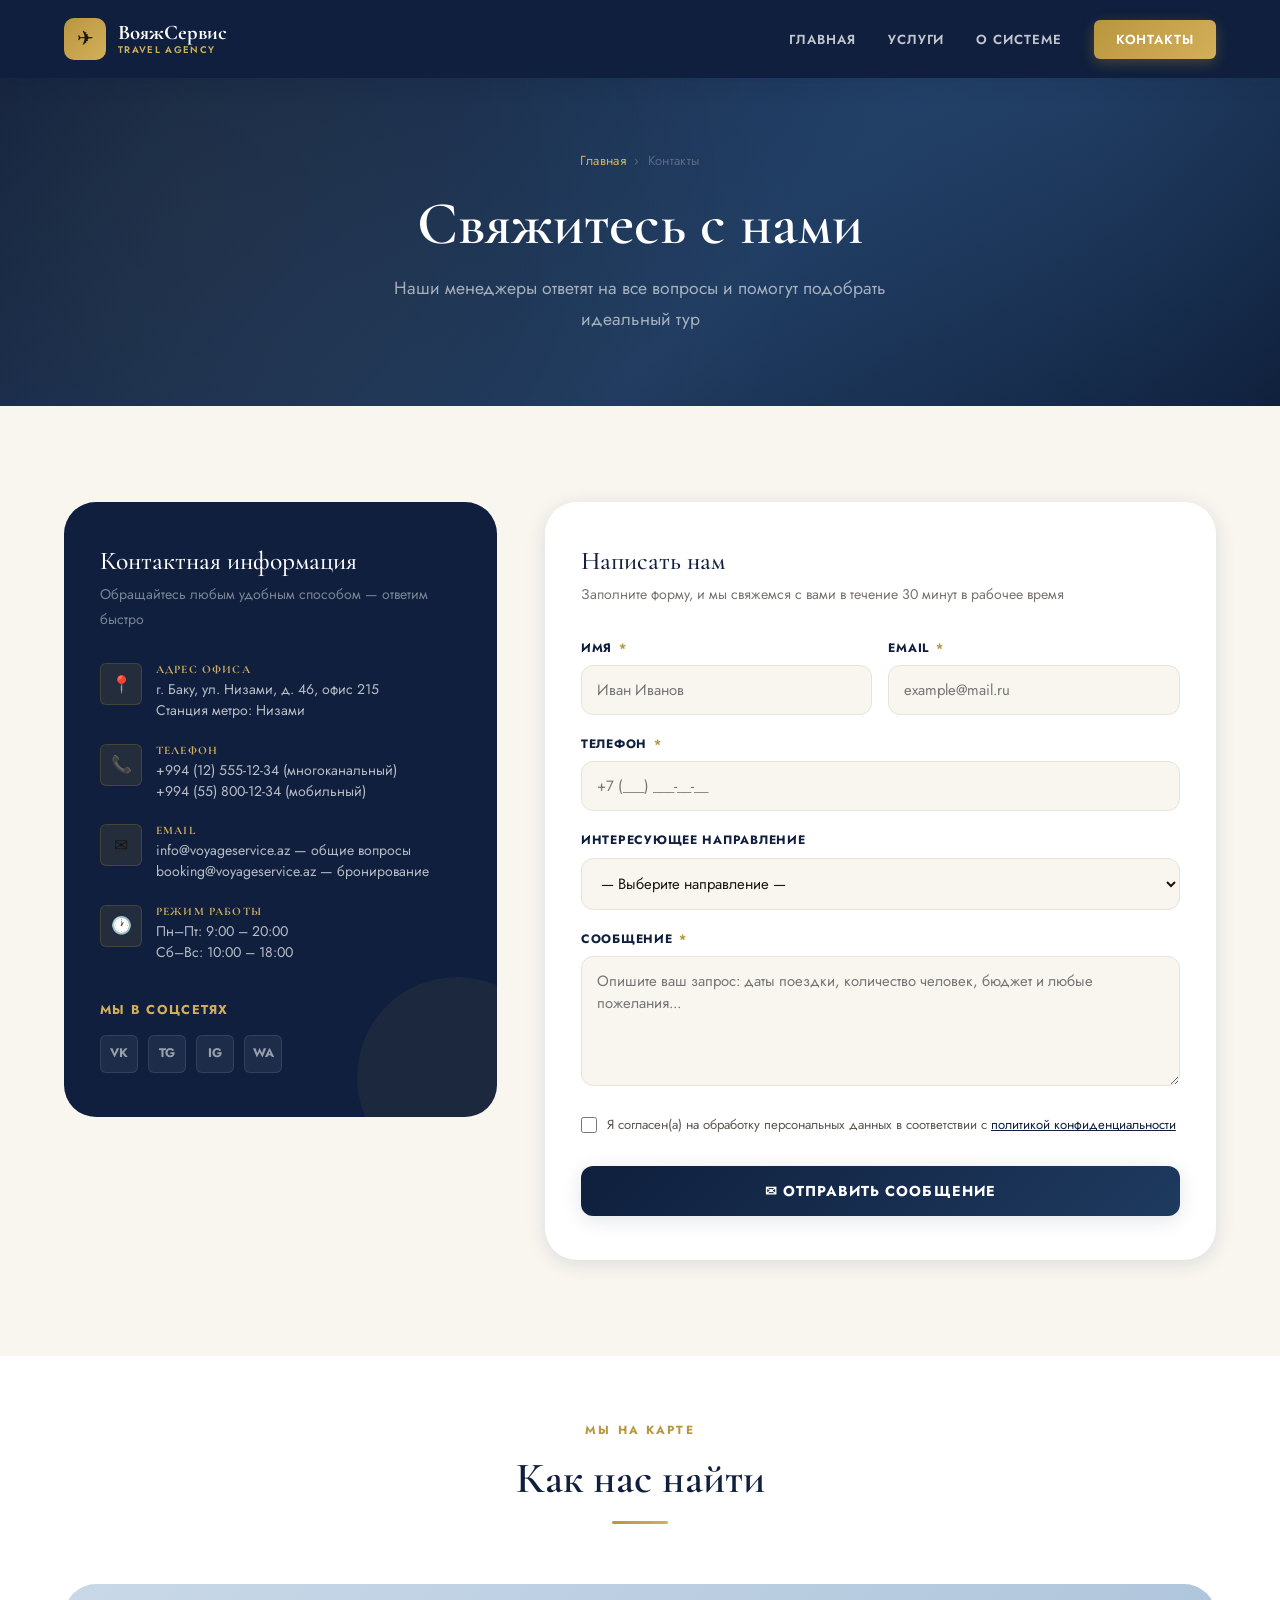
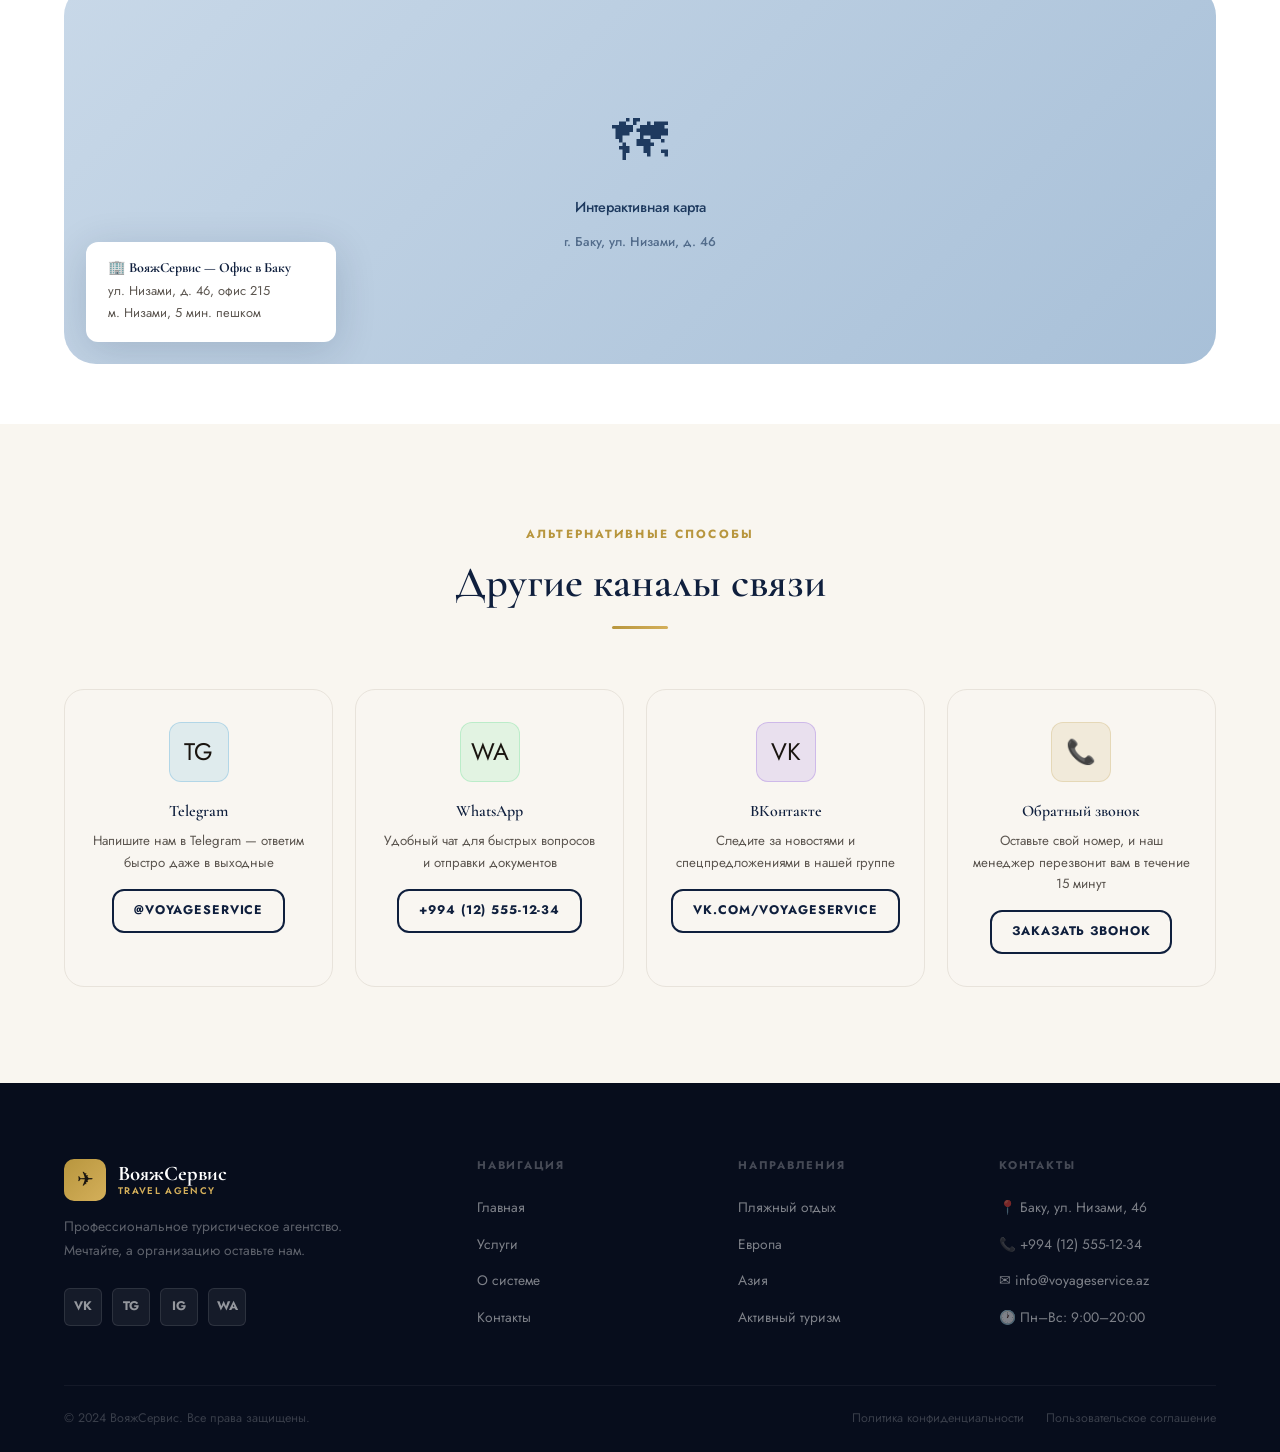
<file: contacts.html>
<!DOCTYPE html>
<html lang="ru">
<head>
  <meta charset="UTF-8">
  <meta name="viewport" content="width=device-width, initial-scale=1.0">
  <title>Контакты — ВояжСервис</title>
  <link rel="icon" href="data:image/svg+xml,<svg xmlns='http://www.w3.org/2000/svg' viewBox='0 0 100 100'><text y='.9em' font-size='85'>✈</text></svg>">
  <style>
/* ============================================================
   ВояжСервис — Туристический портал
   style.css — Главный файл стилей
   ============================================================ */

/* === Импорт шрифтов Google Fonts === */
@import url('https://fonts.googleapis.com/css2?family=Cormorant+Garamond:ital,wght@0,300;0,400;0,500;0,600;0,700;1,400;1,600&family=Jost:wght@300;400;500;600;700&display=swap');

/* === CSS переменные (дизайн-токены) === */
:root {
  /* Основная цветовая палитра */
  --navy:        #0f1f3d;
  --navy-mid:    #1e3a5f;
  --navy-light:  #2e527f;
  --gold:        #b8963e;
  --gold-light:  #d4af5a;
  --gold-pale:   #f0e4c4;
  --cream:       #f9f6f0;
  --cream-dark:  #f0ece3;
  --white:       #ffffff;
  --gray-100:    #f5f1ec;
  --gray-200:    #e8e3db;
  --gray-300:    #d0c9bf;
  --gray-400:    #a09890;
  --gray-500:    #7a7470;
  --gray-600:    #5c5650;
  --gray-800:    #3a3530;
  --text:        #1a1510;

  /* Тени */
  --shadow-sm:   0 2px 8px rgba(15, 31, 61, 0.07);
  --shadow-md:   0 4px 20px rgba(15, 31, 61, 0.12);
  --shadow-lg:   0 8px 40px rgba(15, 31, 61, 0.16);
  --shadow-xl:   0 16px 64px rgba(15, 31, 61, 0.22);

  /* Скругления */
  --radius-sm:   6px;
  --radius:      12px;
  --radius-lg:   20px;
  --radius-xl:   32px;

  /* Переходы */
  --ease:        0.3s ease;
  --ease-slow:   0.5s ease;

  /* Навбар */
  --navbar-h:    78px;

  /* Контейнер */
  --container:   1200px;
}

/* ===========================
   СБРОС И БАЗОВЫЕ СТИЛИ
   =========================== */
*, *::before, *::after {
  box-sizing: border-box;
  margin: 0;
  padding: 0;
}

html {
  scroll-behavior: smooth;
  font-size: 16px;
}

body {
  font-family: 'Jost', sans-serif;
  color: var(--text);
  background: var(--cream);
  line-height: 1.6;
  overflow-x: hidden;
}

img {
  max-width: 100%;
  height: auto;
  display: block;
}

a { text-decoration: none; color: inherit; }
ul { list-style: none; }
button { font-family: inherit; }

/* ===========================
   ТИПОГРАФИКА
   =========================== */
h1, h2, h3, h4, h5 {
  font-family: 'Cormorant Garamond', serif;
  line-height: 1.15;
  color: var(--navy);
}

h1 { font-size: clamp(2.2rem, 5vw, 3.8rem); font-weight: 600; }
h2 { font-size: clamp(1.7rem, 3.5vw, 2.7rem); font-weight: 600; }
h3 { font-size: clamp(1.2rem, 2vw, 1.75rem); font-weight: 500; }
h4 { font-size: 1.1rem; font-weight: 600; color: var(--navy); }

p {
  font-size: 1rem;
  color: var(--gray-600);
  line-height: 1.75;
}

/* ===========================
   КОНТЕЙНЕР
   =========================== */
.container {
  width: 100%;
  max-width: var(--container);
  margin: 0 auto;
  padding: 0 24px;
}

/* ===========================
   СЕКЦИИ
   =========================== */
.section       { padding: 96px 0; }
.section-sm    { padding: 60px 0; }

.section-header {
  text-align: center;
  margin-bottom: 60px;
}

.section-header h2  { margin-bottom: 12px; }
.section-header p   { max-width: 540px; margin: 0 auto; font-size: 1.05rem; }

/* Тег-метка секции */
.section-tag {
  display: inline-block;
  font-size: 0.74rem;
  font-weight: 700;
  letter-spacing: 0.18em;
  text-transform: uppercase;
  color: var(--gold);
  margin-bottom: 14px;
}

/* Горизонтальный разделитель */
.divider {
  width: 56px;
  height: 3px;
  background: linear-gradient(90deg, var(--gold), var(--gold-light));
  margin: 18px auto;
  border-radius: 2px;
}

/* ===========================
   КНОПКИ
   =========================== */
.btn {
  display: inline-flex;
  align-items: center;
  gap: 8px;
  padding: 14px 30px;
  font-family: 'Jost', sans-serif;
  font-size: 0.84rem;
  font-weight: 700;
  letter-spacing: 0.07em;
  text-transform: uppercase;
  border-radius: var(--radius);
  border: none;
  cursor: pointer;
  transition: all var(--ease);
}

.btn-primary {
  background: linear-gradient(135deg, var(--navy), var(--navy-mid));
  color: var(--white);
  box-shadow: var(--shadow-md);
}
.btn-primary:hover {
  transform: translateY(-2px);
  box-shadow: var(--shadow-lg);
  background: linear-gradient(135deg, var(--navy-mid), var(--navy-light));
}

.btn-gold {
  background: linear-gradient(135deg, var(--gold), var(--gold-light));
  color: var(--white);
  box-shadow: 0 4px 20px rgba(184,150,62,0.32);
}
.btn-gold:hover {
  transform: translateY(-2px);
  box-shadow: 0 8px 32px rgba(184,150,62,0.45);
}

.btn-outline-white {
  background: transparent;
  color: var(--white);
  border: 2px solid rgba(255,255,255,0.55);
}
.btn-outline-white:hover {
  background: var(--white);
  color: var(--navy);
  border-color: var(--white);
}

.btn-outline {
  background: transparent;
  color: var(--navy);
  border: 2px solid var(--navy);
}
.btn-outline:hover {
  background: var(--navy);
  color: var(--white);
  transform: translateY(-2px);
}

/* ===========================
   НАВБАР
   =========================== */
.navbar {
  position: fixed;
  top: 0; left: 0; right: 0;
  z-index: 1000;
  height: var(--navbar-h);
  display: flex;
  align-items: center;
  transition: all var(--ease);
}

.navbar.transparent { background: transparent; }

.navbar.scrolled {
  background: rgba(10, 20, 42, 0.96);
  backdrop-filter: blur(14px);
  box-shadow: 0 2px 24px rgba(0,0,0,0.22);
}

.navbar.solid {
  background: var(--navy);
  box-shadow: var(--shadow-md);
}

.navbar .container {
  display: flex;
  align-items: center;
  justify-content: space-between;
  height: 100%;
}

/* Логотип */
.nav-logo {
  display: flex;
  align-items: center;
  gap: 12px;
  flex-shrink: 0;
}

.nav-logo-icon {
  width: 42px; height: 42px;
  background: linear-gradient(135deg, var(--gold), var(--gold-light));
  border-radius: 10px;
  display: flex;
  align-items: center;
  justify-content: center;
  font-size: 1.25rem;
}

.nav-logo-text {
  display: flex;
  flex-direction: column;
  line-height: 1.1;
}

.nav-logo-name {
  font-family: 'Cormorant Garamond', serif;
  font-size: 1.3rem;
  font-weight: 700;
  color: var(--white);
}

.nav-logo-sub {
  font-size: 0.6rem;
  font-weight: 600;
  letter-spacing: 0.14em;
  text-transform: uppercase;
  color: var(--gold-light);
}

/* Навигационные ссылки */
.nav-links {
  display: flex;
  align-items: center;
  gap: 32px;
}

.nav-link {
  font-size: 0.82rem;
  font-weight: 600;
  letter-spacing: 0.07em;
  text-transform: uppercase;
  color: rgba(255,255,255,0.75);
  position: relative;
  transition: color var(--ease);
}

.nav-link::after {
  content: '';
  position: absolute;
  bottom: -4px; left: 0;
  width: 0; height: 2px;
  background: var(--gold);
  transition: width var(--ease);
}

.nav-link:hover,
.nav-link.active           { color: var(--white); }
.nav-link:hover::after,
.nav-link.active::after    { width: 100%; }

/* CTA кнопка в навбаре */
.nav-cta {
  padding: 10px 22px;
  background: linear-gradient(135deg, var(--gold), var(--gold-light));
  color: var(--white) !important;
  border-radius: var(--radius-sm);
  box-shadow: 0 4px 14px rgba(184,150,62,0.32);
  transition: all var(--ease) !important;
}

.nav-cta::after    { display: none !important; }
.nav-cta:hover     { transform: translateY(-1px); box-shadow: 0 6px 22px rgba(184,150,62,0.45); }

/* Бургер-меню */
.nav-toggle {
  display: none;
  flex-direction: column;
  gap: 5px;
  cursor: pointer;
  background: none;
  border: none;
  padding: 4px;
}
.nav-toggle span {
  display: block;
  width: 24px; height: 2px;
  background: var(--white);
  border-radius: 2px;
  transition: all var(--ease);
}
.nav-toggle.open span:nth-child(1) { transform: translateY(7px) rotate(45deg); }
.nav-toggle.open span:nth-child(2) { opacity: 0; transform: scaleX(0); }
.nav-toggle.open span:nth-child(3) { transform: translateY(-7px) rotate(-45deg); }

/* ===========================
   HERO — ГЛАВНАЯ СТРАНИЦА
   =========================== */
.hero {
  position: relative;
  min-height: 100vh;
  display: flex;
  align-items: center;
  overflow: hidden;
}

.hero-bg {
  position: absolute;
  inset: 0;
  background:
    linear-gradient(135deg, rgba(9,19,43,0.88) 0%, rgba(18,38,78,0.72) 50%, rgba(9,19,43,0.80) 100%),
    url('https://images.unsplash.com/photo-1506905925346-21bda4d32df4?q=80&w=1920') center/cover no-repeat;
  z-index: 0;
  will-change: transform;
}

.hero-content {
  position: relative;
  z-index: 2;
  padding: calc(var(--navbar-h) + 48px) 0 80px;
  max-width: 760px;
}

.hero-tag {
  display: inline-flex;
  align-items: center;
  gap: 8px;
  background: rgba(184,150,62,0.12);
  border: 1px solid rgba(184,150,62,0.3);
  border-radius: 100px;
  padding: 6px 18px;
  font-size: 0.74rem;
  font-weight: 700;
  letter-spacing: 0.14em;
  text-transform: uppercase;
  color: var(--gold-light);
  margin-bottom: 28px;
}
.hero-tag::before {
  content: '';
  width: 6px; height: 6px;
  background: var(--gold);
  border-radius: 50%;
}

.hero h1 { color: var(--white); margin-bottom: 22px; }
.hero h1 em { font-style: normal; color: var(--gold-light); }

.hero-desc {
  font-size: 1.1rem;
  color: rgba(255,255,255,0.72);
  max-width: 580px;
  margin-bottom: 44px;
  line-height: 1.8;
}

.hero-actions { display: flex; gap: 14px; flex-wrap: wrap; }

/* Индикатор прокрутки */
.hero-scroll {
  position: absolute;
  bottom: 36px; left: 50%;
  transform: translateX(-50%);
  z-index: 2;
  display: flex;
  flex-direction: column;
  align-items: center;
  gap: 6px;
  color: rgba(255,255,255,0.4);
  font-size: 0.68rem;
  letter-spacing: 0.1em;
  text-transform: uppercase;
  animation: hero-bounce 2s ease-in-out infinite;
}
.hero-scroll svg { width: 22px; height: 22px; }

@keyframes hero-bounce {
  0%, 100% { transform: translateX(-50%) translateY(0); }
  50%       { transform: translateX(-50%) translateY(8px); }
}

/* Hero внутренних страниц */
.page-hero {
  position: relative;
  padding: calc(var(--navbar-h) + 72px) 0 72px;
  overflow: hidden;
}

.page-hero-bg {
  position: absolute;
  inset: 0;
  background: linear-gradient(135deg, var(--navy) 0%, var(--navy-mid) 60%, #0a1830 100%);
  z-index: 0;
}

.page-hero-bg::before {
  content: '';
  position: absolute;
  inset: 0;
  background-image:
    radial-gradient(circle at 15% 50%, rgba(184,150,62,0.07) 0%, transparent 55%),
    radial-gradient(circle at 85% 20%, rgba(46,82,127,0.35) 0%, transparent 55%);
}

.page-hero-content {
  position: relative;
  z-index: 2;
  text-align: center;
}

.page-hero h1   { color: var(--white); margin-bottom: 14px; }
.page-hero p    { color: rgba(255,255,255,0.60); font-size: 1.1rem; max-width: 500px; margin: 0 auto; }

/* Хлебные крошки */
.breadcrumb {
  display: flex;
  align-items: center;
  justify-content: center;
  gap: 8px;
  font-size: 0.82rem;
  color: rgba(255,255,255,0.4);
  margin-bottom: 18px;
  letter-spacing: 0.03em;
}
.breadcrumb a     { color: var(--gold-light); transition: color var(--ease); }
.breadcrumb a:hover { color: var(--white); }
.breadcrumb span  { color: rgba(255,255,255,0.25); }

/* ===========================
   СТАТИСТИКА — ПАНЕЛЬ
   =========================== */
.stats-bar { background: var(--navy); padding: 48px 0; }

.stats-grid {
  display: grid;
  grid-template-columns: repeat(4, 1fr);
  gap: 0;
}

.stat-item {
  text-align: center;
  padding: 24px 20px;
  border-right: 1px solid rgba(255,255,255,0.08);
}
.stat-item:last-child { border-right: none; }

.stat-number {
  display: block;
  font-family: 'Cormorant Garamond', serif;
  font-size: 2.8rem;
  font-weight: 700;
  color: var(--gold-light);
  line-height: 1;
  margin-bottom: 6px;
}

.stat-label {
  font-size: 0.78rem;
  font-weight: 600;
  letter-spacing: 0.08em;
  text-transform: uppercase;
  color: rgba(255,255,255,0.42);
}

/* ===========================
   СЕКЦИЯ «О КОМПАНИИ»
   =========================== */
.about-section { background: var(--white); }

.about-grid {
  display: grid;
  grid-template-columns: 1fr 1fr;
  gap: 72px;
  align-items: center;
}

.about-image-wrap { position: relative; }

.about-image-main {
  width: 100%; height: 480px;
  object-fit: cover;
  border-radius: var(--radius-lg);
  box-shadow: var(--shadow-xl);
}

.about-image-badge {
  position: absolute;
  bottom: -22px; right: -22px;
  background: linear-gradient(135deg, var(--gold), var(--gold-light));
  color: var(--white);
  padding: 20px 26px;
  border-radius: var(--radius);
  box-shadow: var(--shadow-lg);
  text-align: center;
}
.about-image-badge .badge-num {
  font-family: 'Cormorant Garamond', serif;
  font-size: 2.4rem;
  font-weight: 700;
  line-height: 1;
  display: block;
}
.about-image-badge .badge-text {
  font-size: 0.72rem;
  font-weight: 700;
  letter-spacing: 0.1em;
  text-transform: uppercase;
  opacity: 0.88;
}

.about-content .section-tag { text-align: left; }
.about-content h2             { margin-bottom: 16px; }
.about-content p              { margin-bottom: 18px; }
.about-content .divider       { margin: 0 0 18px; }

.about-features {
  display: grid;
  grid-template-columns: 1fr 1fr;
  gap: 14px;
  margin-top: 28px;
}

.about-feature {
  display: flex;
  align-items: flex-start;
  gap: 12px;
  padding: 16px;
  background: var(--cream);
  border-radius: var(--radius);
  border: 1px solid var(--gray-200);
  transition: border-color var(--ease), box-shadow var(--ease);
}
.about-feature:hover {
  border-color: var(--gold-pale);
  box-shadow: var(--shadow-sm);
}

.about-feature-icon {
  width: 38px; height: 38px;
  background: linear-gradient(135deg, var(--gold), var(--gold-light));
  border-radius: var(--radius-sm);
  display: flex;
  align-items: center;
  justify-content: center;
  font-size: 1rem;
  flex-shrink: 0;
}

.about-feature-text h4 { font-size: 0.88rem; margin-bottom: 2px; }
.about-feature-text p  { font-size: 0.78rem; color: var(--gray-500); margin: 0; line-height: 1.4; }

/* ===========================
   КАРТОЧКИ ТУРОВ (главная)
   =========================== */
.destinations-section { background: var(--cream); }

.tours-grid {
  display: grid;
  grid-template-columns: repeat(3, 1fr);
  gap: 26px;
}

.tour-card {
  background: var(--white);
  border-radius: var(--radius-lg);
  overflow: hidden;
  box-shadow: var(--shadow-sm);
  transition: all var(--ease);
  display: flex;
  flex-direction: column;
}
.tour-card:hover {
  transform: translateY(-8px);
  box-shadow: var(--shadow-xl);
}

.tour-card-image {
  position: relative;
  height: 220px;
  overflow: hidden;
}
.tour-card-image img {
  width: 100%; height: 100%;
  object-fit: cover;
  transition: transform 0.55s ease;
}
.tour-card:hover .tour-card-image img { transform: scale(1.08); }

.tour-badge {
  position: absolute;
  top: 14px; left: 14px;
  background: var(--gold);
  color: var(--white);
  padding: 4px 12px;
  border-radius: 100px;
  font-size: 0.7rem;
  font-weight: 700;
  letter-spacing: 0.06em;
  text-transform: uppercase;
}

.tour-card-body {
  padding: 22px;
  display: flex;
  flex-direction: column;
  flex: 1;
}

.tour-location {
  font-size: 0.76rem;
  font-weight: 600;
  color: var(--gray-400);
  letter-spacing: 0.05em;
  text-transform: uppercase;
  margin-bottom: 8px;
}

.tour-card-body h3 { font-size: 1.25rem; margin-bottom: 8px; }
.tour-card-body p  { font-size: 0.86rem; flex: 1; margin-bottom: 18px; }

.tour-card-footer {
  display: flex;
  align-items: center;
  justify-content: space-between;
  padding-top: 14px;
  border-top: 1px solid var(--gray-200);
}

.tour-price .from   { font-size: 0.7rem; color: var(--gray-400); font-weight: 600; text-transform: uppercase; letter-spacing: 0.04em; display: block; }
.tour-price .amount { font-family: 'Cormorant Garamond', serif; font-size: 1.55rem; font-weight: 700; color: var(--navy); line-height: 1; }
.tour-price .currency { font-size: 0.82rem; }
.tour-duration { font-size: 0.78rem; color: var(--gray-500); }

/* ===========================
   СЕКЦИЯ «ПРЕИМУЩЕСТВА»
   =========================== */
.advantages-section {
  background: var(--navy);
  position: relative;
  overflow: hidden;
}

.advantages-section::before {
  content: '';
  position: absolute;
  inset: 0;
  background-image:
    radial-gradient(circle at 8% 20%, rgba(184,150,62,0.06) 0%, transparent 50%),
    radial-gradient(circle at 92% 80%, rgba(46,82,127,0.28) 0%, transparent 50%);
}

.advantages-section .section-tag { color: var(--gold-light); }
.advantages-section h2            { color: var(--white); }
.advantages-section .section-header p { color: rgba(255,255,255,0.5); }
.advantages-section .divider { background: linear-gradient(90deg, var(--gold), var(--gold-light)); }

.advantages-grid {
  display: grid;
  grid-template-columns: repeat(4, 1fr);
  gap: 22px;
  position: relative;
  z-index: 1;
}

.advantage-card {
  padding: 32px 24px;
  background: rgba(255,255,255,0.04);
  border: 1px solid rgba(255,255,255,0.08);
  border-radius: var(--radius-lg);
  text-align: center;
  transition: all var(--ease);
}
.advantage-card:hover {
  background: rgba(255,255,255,0.07);
  border-color: rgba(184,150,62,0.28);
  transform: translateY(-5px);
}

.advantage-icon {
  width: 60px; height: 60px;
  background: rgba(184,150,62,0.12);
  border: 1px solid rgba(184,150,62,0.22);
  border-radius: var(--radius);
  display: flex;
  align-items: center;
  justify-content: center;
  font-size: 1.5rem;
  margin: 0 auto 20px;
  transition: all var(--ease);
}
.advantage-card:hover .advantage-icon {
  background: linear-gradient(135deg, var(--gold), var(--gold-light));
  border-color: transparent;
}

.advantage-card h4 { color: var(--white); font-size: 1rem; margin-bottom: 10px; }
.advantage-card p  { color: rgba(255,255,255,0.48); font-size: 0.83rem; line-height: 1.6; margin: 0; }

/* ===========================
   CTA СЕКЦИЯ
   =========================== */
.cta-section {
  background: linear-gradient(135deg, var(--gold) 0%, var(--gold-light) 100%);
  padding: 76px 0;
  text-align: center;
}
.cta-section h2 { color: var(--white); margin-bottom: 14px; }
.cta-section p  { color: rgba(255,255,255,0.78); font-size: 1.05rem; max-width: 460px; margin: 0 auto 36px; }

/* ===========================
   СТРАНИЦА УСЛУГ
   =========================== */
.services-section { background: var(--cream); }

/* Панель фильтрации */
.filter-bar {
  display: flex;
  align-items: center;
  justify-content: center;
  flex-wrap: wrap;
  gap: 10px;
  margin-bottom: 44px;
}

.filter-btn {
  padding: 10px 22px;
  background: var(--white);
  border: 1.5px solid var(--gray-200);
  border-radius: 100px;
  font-family: 'Jost', sans-serif;
  font-size: 0.82rem;
  font-weight: 600;
  color: var(--gray-600);
  cursor: pointer;
  transition: all var(--ease);
  letter-spacing: 0.03em;
}
.filter-btn:hover,
.filter-btn.active {
  background: var(--navy);
  color: var(--white);
  border-color: var(--navy);
}

/* Панель сортировки */
.sort-bar {
  display: flex;
  align-items: center;
  justify-content: space-between;
  margin-bottom: 28px;
  padding: 14px 22px;
  background: var(--white);
  border-radius: var(--radius);
  box-shadow: var(--shadow-sm);
}

.sort-label { font-size: 0.84rem; color: var(--gray-600); font-weight: 500; }

.sort-select {
  padding: 8px 14px;
  border: 1.5px solid var(--gray-200);
  border-radius: var(--radius-sm);
  font-family: 'Jost', sans-serif;
  font-size: 0.84rem;
  color: var(--text);
  background: var(--white);
  cursor: pointer;
  outline: none;
  transition: border-color var(--ease);
}
.sort-select:focus { border-color: var(--navy); }

/* Сетка карточек услуг */
.services-grid {
  display: grid;
  grid-template-columns: repeat(3, 1fr);
  gap: 26px;
}

/* Карточка услуги/тура */
.service-card {
  background: var(--white);
  border-radius: var(--radius-lg);
  overflow: hidden;
  box-shadow: var(--shadow-sm);
  transition: all var(--ease);
  display: flex;
  flex-direction: column;
}
.service-card.hidden { display: none; }
.service-card:hover  { transform: translateY(-8px); box-shadow: var(--shadow-xl); }

.service-card-image {
  height: 200px;
  overflow: hidden;
  position: relative;
}
.service-card-image img {
  width: 100%; height: 100%;
  object-fit: cover;
  transition: transform 0.55s ease;
}
.service-card:hover .service-card-image img { transform: scale(1.08); }

.service-cat-badge {
  position: absolute;
  top: 12px; right: 12px;
  background: rgba(10,20,42,0.78);
  backdrop-filter: blur(8px);
  color: var(--white);
  padding: 4px 12px;
  border-radius: 100px;
  font-size: 0.68rem;
  font-weight: 700;
  letter-spacing: 0.06em;
  text-transform: uppercase;
}

.service-card-body {
  padding: 22px;
  flex: 1;
  display: flex;
  flex-direction: column;
}
.service-card-body h3 { font-size: 1.2rem; margin-bottom: 8px; }
.service-card-body p  { font-size: 0.85rem; flex: 1; margin-bottom: 16px; }

.service-details {
  display: flex;
  gap: 16px;
  font-size: 0.78rem;
  color: var(--gray-500);
  margin-bottom: 16px;
}
.service-details span { display: flex; align-items: center; gap: 4px; }

.service-card-footer {
  display: flex;
  align-items: center;
  justify-content: space-between;
  padding-top: 14px;
  border-top: 1px solid var(--gray-200);
  margin-top: auto;
}

.service-price {
  font-family: 'Cormorant Garamond', serif;
  font-size: 1.55rem;
  font-weight: 700;
  color: var(--navy);
  line-height: 1;
}
.service-price small {
  font-family: 'Jost', sans-serif;
  font-size: 0.72rem;
  color: var(--gray-400);
  font-weight: 400;
  display: block;
}

/* Скрытые детали тура (раскрытие) */
.tour-extra-details {
  max-height: 0;
  overflow: hidden;
  transition: max-height 0.4s ease;
}

.tour-extra-details-inner {
  padding-top: 16px;
  border-top: 1px dashed var(--gray-200);
  margin-top: 16px;
}

.tour-extra-details-inner ul {
  list-style: none;
  display: flex;
  flex-direction: column;
  gap: 6px;
}
.tour-extra-details-inner li {
  font-size: 0.82rem;
  color: var(--gray-600);
  display: flex;
  align-items: flex-start;
  gap: 8px;
}
.tour-extra-details-inner li::before {
  content: '✓';
  color: var(--gold);
  font-weight: 700;
  flex-shrink: 0;
}

/* ===========================
   СТРАНИЦА ИНФОРМАЦИОННОЙ СИСТЕМЫ
   =========================== */

/* Сетка функций системы */
.system-features-grid {
  display: grid;
  grid-template-columns: repeat(3, 1fr);
  gap: 22px;
}

.sys-feature-card {
  padding: 30px 26px;
  background: var(--cream);
  border-radius: var(--radius-lg);
  border: 1px solid var(--gray-200);
  transition: all var(--ease);
}
.sys-feature-card:hover {
  border-color: rgba(184,150,62,0.4);
  box-shadow: var(--shadow-md);
  transform: translateY(-4px);
  background: var(--white);
}

.sys-icon {
  width: 52px; height: 52px;
  background: linear-gradient(135deg, var(--navy), var(--navy-mid));
  border-radius: var(--radius);
  display: flex;
  align-items: center;
  justify-content: center;
  font-size: 1.3rem;
  margin-bottom: 18px;
}

.sys-feature-card h4 { font-size: 1rem; margin-bottom: 8px; }
.sys-feature-card p  { font-size: 0.84rem; margin: 0; line-height: 1.65; }

/* Шаги процесса */
.process-section { background: var(--cream-dark); }

.process-steps {
  display: grid;
  grid-template-columns: repeat(4, 1fr);
  gap: 28px;
  position: relative;
}

.process-steps::before {
  content: '';
  position: absolute;
  top: 35px;
  left: calc(12.5% + 24px);
  right: calc(12.5% + 24px);
  height: 2px;
  background: linear-gradient(90deg, var(--gold), var(--gold-light));
  z-index: 0;
}

.process-step { text-align: center; position: relative; z-index: 1; }

.step-number {
  width: 70px; height: 70px;
  background: var(--white);
  border: 3px solid var(--gold);
  border-radius: 50%;
  display: flex;
  align-items: center;
  justify-content: center;
  font-family: 'Cormorant Garamond', serif;
  font-size: 1.55rem;
  font-weight: 700;
  color: var(--navy);
  margin: 0 auto 20px;
  transition: all var(--ease);
}
.process-step:hover .step-number {
  background: var(--gold);
  color: var(--white);
  transform: scale(1.08);
}

.process-step h4 { font-size: 0.95rem; margin-bottom: 6px; }
.process-step p  { font-size: 0.81rem; color: var(--gray-500); margin: 0; }

/* Табы */
.tabs-section { background: var(--white); }

.tabs-nav {
  display: flex;
  border-bottom: 2px solid var(--gray-200);
  margin-bottom: 40px;
  overflow-x: auto;
}

.tab-btn {
  padding: 14px 26px;
  background: none;
  border: none;
  border-bottom: 3px solid transparent;
  margin-bottom: -2px;
  font-family: 'Jost', sans-serif;
  font-size: 0.86rem;
  font-weight: 600;
  color: var(--gray-500);
  cursor: pointer;
  transition: all var(--ease);
  white-space: nowrap;
  letter-spacing: 0.03em;
}
.tab-btn:hover    { color: var(--navy); }
.tab-btn.active   { color: var(--navy); border-bottom-color: var(--gold); }

.tab-pane { display: none; animation: tab-fade 0.35s ease; }
.tab-pane.active { display: block; }

@keyframes tab-fade {
  from { opacity: 0; transform: translateY(8px); }
  to   { opacity: 1; transform: translateY(0); }
}

.tab-content-grid {
  display: grid;
  grid-template-columns: 1fr 1fr;
  gap: 56px;
  align-items: center;
}

.tab-text h3           { margin-bottom: 14px; }
.tab-text p            { margin-bottom: 14px; font-size: 0.95rem; }

.tab-checklist {
  margin-top: 18px;
  display: flex;
  flex-direction: column;
  gap: 11px;
}
.tab-checklist li {
  display: flex;
  align-items: flex-start;
  gap: 11px;
  font-size: 0.88rem;
  color: var(--gray-700, var(--gray-600));
}
.tab-checklist li::before {
  content: '✓';
  width: 20px; height: 20px;
  background: linear-gradient(135deg, var(--gold), var(--gold-light));
  color: var(--white);
  border-radius: 50%;
  display: flex;
  align-items: center;
  justify-content: center;
  font-size: 0.66rem;
  font-weight: 700;
  flex-shrink: 0;
  margin-top: 1px;
}

.tab-image {
  border-radius: var(--radius-lg);
  overflow: hidden;
  box-shadow: var(--shadow-lg);
  height: 340px;
}
.tab-image img { width: 100%; height: 100%; object-fit: cover; }

/* Информационные блоки */
.info-blocks {
  display: grid;
  grid-template-columns: repeat(3, 1fr);
  gap: 22px;
}

.info-block {
  padding: 30px 26px;
  background: var(--navy);
  border-radius: var(--radius-lg);
  text-align: center;
  position: relative;
  overflow: hidden;
  transition: transform var(--ease);
}
.info-block:hover { transform: translateY(-4px); }
.info-block::before {
  content: '';
  position: absolute;
  top: -40px; right: -40px;
  width: 120px; height: 120px;
  background: rgba(184,150,62,0.07);
  border-radius: 50%;
}

.info-block .ib-number {
  display: block;
  font-family: 'Cormorant Garamond', serif;
  font-size: 2.8rem;
  font-weight: 700;
  color: var(--gold-light);
  line-height: 1;
  margin-bottom: 6px;
}
.info-block h4 { color: var(--white); font-size: 0.88rem; font-weight: 500; margin-bottom: 6px; }
.info-block p  { color: rgba(255,255,255,0.42); font-size: 0.78rem; margin: 0; }

/* Прогресс-бары */
.progress-item { margin-bottom: 22px; }

.progress-label {
  display: flex;
  justify-content: space-between;
  font-size: 0.83rem;
  font-weight: 600;
  color: var(--navy);
  margin-bottom: 7px;
}

.progress-bar {
  height: 7px;
  background: var(--gray-200);
  border-radius: 100px;
  overflow: hidden;
}

.progress-fill {
  height: 100%;
  background: linear-gradient(90deg, var(--navy), var(--navy-light));
  border-radius: 100px;
  width: 0;
  transition: width 1.4s ease;
}
.progress-fill.gold {
  background: linear-gradient(90deg, var(--gold), var(--gold-light));
}

/* Вариант карточки-преимущества на СВЕТЛОМ фоне (страница контактов) */
.advantage-card.on-light h4 { color: var(--navy); }
.advantage-card.on-light p  { color: var(--gray-600); }

/* Аккордеон */
.accordion {
  border: 1px solid var(--gray-200);
  border-radius: var(--radius-lg);
  overflow: hidden;
}

.accordion-item { border-bottom: 1px solid var(--gray-200); }
.accordion-item:last-child { border-bottom: none; }

.accordion-header {
  padding: 18px 22px;
  display: flex;
  justify-content: space-between;
  align-items: center;
  cursor: pointer;
  background: var(--white);
  transition: background var(--ease);
  user-select: none;
}
.accordion-header:hover { background: var(--cream); }
.accordion-item.open .accordion-header { background: var(--cream); }

.accordion-header h4 { font-size: 0.93rem; font-weight: 600; }

.accordion-icon {
  font-size: 1.3rem;
  color: var(--gold);
  transition: transform var(--ease);
  flex-shrink: 0;
  line-height: 1;
}
.accordion-item.open .accordion-icon { transform: rotate(45deg); }

.accordion-body {
  max-height: 0;
  overflow: hidden;
  transition: max-height 0.38s ease;
  background: var(--white);
}
.accordion-body-inner { padding: 2px 22px 18px; }
.accordion-body-inner p { font-size: 0.88rem; margin: 0; line-height: 1.72; }

/* ===========================
   СТРАНИЦА КОНТАКТОВ
   =========================== */
.contact-grid {
  display: grid;
  grid-template-columns: 1fr 1.55fr;
  gap: 48px;
  align-items: start;
}

/* Карточка контактов */
.contact-info-card {
  background: var(--navy);
  border-radius: var(--radius-xl);
  padding: 44px 36px;
  position: relative;
  overflow: hidden;
}
.contact-info-card::before {
  content: '';
  position: absolute;
  bottom: -60px; right: -60px;
  width: 200px; height: 200px;
  background: rgba(184,150,62,0.07);
  border-radius: 50%;
}

.contact-info-card h3   { color: var(--white); margin-bottom: 6px; }
.contact-info-card > p  { color: rgba(255,255,255,0.45); font-size: 0.88rem; margin-bottom: 32px; }

.contact-items { display: flex; flex-direction: column; gap: 22px; margin-bottom: 36px; }

.contact-item { display: flex; align-items: flex-start; gap: 14px; }

.contact-item-icon {
  width: 42px; height: 42px;
  background: rgba(184,150,62,0.12);
  border: 1px solid rgba(184,150,62,0.22);
  border-radius: var(--radius-sm);
  display: flex;
  align-items: center;
  justify-content: center;
  font-size: 1.05rem;
  flex-shrink: 0;
}

.contact-item-text h5 {
  font-size: 0.72rem;
  font-weight: 700;
  letter-spacing: 0.1em;
  text-transform: uppercase;
  color: var(--gold-light);
  margin-bottom: 3px;
}
.contact-item-text p { font-size: 0.88rem; color: rgba(255,255,255,0.7); margin: 0; line-height: 1.5; }

/* Соц. сети */
.social-links { display: flex; gap: 10px; }

.social-link {
  width: 38px; height: 38px;
  background: rgba(255,255,255,0.06);
  border: 1px solid rgba(255,255,255,0.1);
  border-radius: var(--radius-sm);
  display: flex;
  align-items: center;
  justify-content: center;
  color: rgba(255,255,255,0.55);
  font-size: 0.78rem;
  font-weight: 700;
  font-family: 'Jost', sans-serif;
  letter-spacing: 0;
  transition: all var(--ease);
}
.social-link:hover {
  background: var(--gold);
  border-color: var(--gold);
  color: var(--white);
  transform: translateY(-2px);
}

/* Форма */
.contact-form-wrap {
  background: var(--white);
  border-radius: var(--radius-xl);
  padding: 44px 36px;
  box-shadow: var(--shadow-md);
}
.contact-form-wrap h3    { margin-bottom: 6px; }
.contact-form-wrap > p   { color: var(--gray-500); font-size: 0.88rem; margin-bottom: 32px; }

.form-group { margin-bottom: 20px; position: relative; }

.form-group label {
  display: block;
  font-size: 0.76rem;
  font-weight: 700;
  color: var(--navy);
  letter-spacing: 0.06em;
  text-transform: uppercase;
  margin-bottom: 7px;
}
.form-group label .req { color: var(--gold); margin-left: 2px; }

.form-control {
  width: 100%;
  padding: 13px 15px;
  border: 1.5px solid var(--gray-200);
  border-radius: var(--radius);
  font-family: 'Jost', sans-serif;
  font-size: 0.93rem;
  color: var(--text);
  background: var(--cream);
  outline: none;
  transition: all var(--ease);
}
.form-control:focus {
  border-color: var(--navy);
  background: var(--white);
  box-shadow: 0 0 0 3px rgba(15,31,61,0.05);
}
.form-control.error {
  border-color: #dc3545;
  background: rgba(220,53,69,0.025);
}
.form-control.valid {
  border-color: #28a745;
  background: rgba(40,167,69,0.025);
}

textarea.form-control { resize: vertical; min-height: 130px; }

.form-row { display: grid; grid-template-columns: 1fr 1fr; gap: 16px; }

.form-error {
  display: none;
  font-size: 0.75rem;
  color: #dc3545;
  margin-top: 5px;
  font-weight: 600;
}
.form-error.show { display: block; }

.form-submit-btn {
  width: 100%;
  padding: 15px;
  background: linear-gradient(135deg, var(--navy), var(--navy-mid));
  color: var(--white);
  border: none;
  border-radius: var(--radius);
  font-family: 'Jost', sans-serif;
  font-size: 0.9rem;
  font-weight: 700;
  letter-spacing: 0.07em;
  text-transform: uppercase;
  cursor: pointer;
  transition: all var(--ease);
  box-shadow: var(--shadow-md);
  display: flex;
  align-items: center;
  justify-content: center;
  gap: 8px;
}
.form-submit-btn:hover:not(:disabled) {
  transform: translateY(-2px);
  box-shadow: var(--shadow-lg);
}
.form-submit-btn:disabled { opacity: 0.6; cursor: not-allowed; }

/* Спиннер загрузки */
.spinner {
  width: 15px; height: 15px;
  border: 2px solid rgba(255,255,255,0.3);
  border-top-color: var(--white);
  border-radius: 50%;
  animation: spin 0.65s linear infinite;
  display: inline-block;
}
@keyframes spin { to { transform: rotate(360deg); } }

/* Сообщение об успехе */
.success-message {
  display: none;
  text-align: center;
  padding: 44px 28px;
  background: rgba(40,167,69,0.04);
  border: 1px solid rgba(40,167,69,0.18);
  border-radius: var(--radius-lg);
}
.success-message.show { display: block; }
.success-message .success-icon { font-size: 3rem; margin-bottom: 14px; }
.success-message h4 { color: #1e7e34; margin-bottom: 6px; }
.success-message p  { color: var(--gray-600); font-size: 0.9rem; }

/* Блок карты */
.map-block {
  margin-top: 56px;
  border-radius: var(--radius-xl);
  overflow: hidden;
  height: 380px;
  position: relative;
  background: linear-gradient(135deg, #c8d8e8 0%, #a8c0d8 100%);
}

.map-placeholder {
  width: 100%; height: 100%;
  display: flex;
  align-items: center;
  justify-content: center;
  flex-direction: column;
  gap: 10px;
  color: var(--navy-mid);
}
.map-placeholder .map-icon { font-size: 3.5rem; }
.map-placeholder p { font-size: 0.9rem; font-weight: 500; color: var(--navy-mid); margin: 0; }

.map-address-badge {
  position: absolute;
  bottom: 22px; left: 22px;
  background: var(--white);
  border-radius: var(--radius);
  padding: 18px 22px;
  box-shadow: var(--shadow-lg);
  min-width: 250px;
}
.map-address-badge h5 { font-size: 0.88rem; font-weight: 700; color: var(--navy); margin-bottom: 4px; }
.map-address-badge p  { font-size: 0.8rem; color: var(--gray-600); margin: 0; }

/* ===========================
   ФУТЕР
   =========================== */
.footer { background: #070d1c; padding: 76px 0 0; }

.footer-top {
  display: grid;
  grid-template-columns: 1.7fr 1fr 1fr 1fr;
  gap: 44px;
  padding-bottom: 56px;
  border-bottom: 1px solid rgba(255,255,255,0.05);
}

.footer-brand p {
  color: rgba(255,255,255,0.35);
  font-size: 0.86rem;
  line-height: 1.7;
  margin: 14px 0 26px;
  max-width: 290px;
}

.footer-col h5 {
  font-family: 'Jost', sans-serif;
  font-size: 0.7rem;
  font-weight: 700;
  letter-spacing: 0.16em;
  text-transform: uppercase;
  color: rgba(255,255,255,0.25);
  margin-bottom: 22px;
}

.footer-links { display: flex; flex-direction: column; gap: 11px; }

.footer-link {
  font-size: 0.86rem;
  color: rgba(255,255,255,0.48);
  transition: color var(--ease);
}
.footer-link:hover { color: var(--gold-light); }

.footer-bottom {
  padding: 22px 0;
  display: flex;
  align-items: center;
  justify-content: space-between;
}

.footer-copy { font-size: 0.78rem; color: rgba(255,255,255,0.2); }

.footer-bottom-links { display: flex; gap: 22px; }
.footer-bottom-links a {
  font-size: 0.78rem;
  color: rgba(255,255,255,0.2);
  transition: color var(--ease);
}
.footer-bottom-links a:hover { color: var(--gold-light); }

/* ===========================
   АНИМАЦИИ ПРИ ПРОКРУТКЕ
   =========================== */
.fade-up {
  opacity: 0;
  transform: translateY(28px);
  transition: opacity 0.6s ease, transform 0.6s ease;
}
.fade-up.visible { opacity: 1; transform: translateY(0); }

.fade-in {
  opacity: 0;
  transition: opacity 0.7s ease;
}
.fade-in.visible { opacity: 1; }

/* Задержки появления */
.delay-1 { transition-delay: 0.1s; }
.delay-2 { transition-delay: 0.2s; }
.delay-3 { transition-delay: 0.3s; }
.delay-4 { transition-delay: 0.4s; }
.delay-5 { transition-delay: 0.5s; }
.delay-6 { transition-delay: 0.6s; }

/* ===========================
   УТИЛИТЫ
   =========================== */
.text-center  { text-align: center; }
.mt-40        { margin-top: 40px; }
.mt-56        { margin-top: 56px; }
.bg-white     { background: var(--white); }
.bg-cream     { background: var(--cream); }

/* ===========================
   АДАПТИВНОСТЬ (MEDIA QUERIES)
   =========================== */

/* Планшеты и маленькие ноутбуки */
@media (max-width: 1024px) {
  .tours-grid,
  .services-grid    { grid-template-columns: repeat(2, 1fr); }
  .advantages-grid  { grid-template-columns: repeat(2, 1fr); }
  .stats-grid       { grid-template-columns: repeat(2, 1fr); }
  .system-features-grid { grid-template-columns: repeat(2, 1fr); }
  .process-steps    { grid-template-columns: repeat(2, 1fr); }
  .process-steps::before { display: none; }
  .footer-top       { grid-template-columns: 1fr 1fr; }
  .tab-content-grid { grid-template-columns: 1fr; }
  .tab-image        { height: 240px; }
  .about-grid       { grid-template-columns: 1fr; gap: 36px; }
  .about-image-main { height: 380px; }
  .contact-grid     { grid-template-columns: 1fr; }
  .info-blocks      { grid-template-columns: repeat(3, 1fr); }
}

/* Мобильные устройства */
@media (max-width: 768px) {
  :root { --navbar-h: 66px; }

  .section { padding: 64px 0; }

  /* Мобильное меню */
  .nav-links {
    position: fixed;
    top: var(--navbar-h);
    left: 0; right: 0;
    background: var(--navy);
    flex-direction: column;
    align-items: flex-start;
    padding: 16px;
    gap: 2px;
    transform: translateY(-100%);
    opacity: 0;
    transition: all var(--ease);
    pointer-events: none;
    border-top: 1px solid rgba(255,255,255,0.06);
    box-shadow: 0 8px 24px rgba(0,0,0,0.25);
  }

  .nav-links.open {
    transform: translateY(0);
    opacity: 1;
    pointer-events: all;
  }

  .nav-link {
    padding: 11px 14px;
    width: 100%;
    border-radius: var(--radius-sm);
    font-size: 0.95rem;
  }
  .nav-link::after { display: none; }
  .nav-link:hover, .nav-link.active {
    background: rgba(255,255,255,0.06);
    color: var(--white);
  }

  .nav-cta { margin-top: 6px; width: 100%; text-align: center; }

  .nav-toggle { display: flex; }

  /* Секции */
  .tours-grid,
  .services-grid,
  .advantages-grid,
  .info-blocks       { grid-template-columns: 1fr; }

  .system-features-grid { grid-template-columns: 1fr; }
  .process-steps        { grid-template-columns: 1fr; }

  .stat-item { border-right: none; border-bottom: 1px solid rgba(255,255,255,0.08); }
  .stat-item:last-child { border-bottom: none; }

  .stats-grid { grid-template-columns: 1fr 1fr; }
  .stat-item:nth-child(odd) { border-right: 1px solid rgba(255,255,255,0.08); }

  .about-features   { grid-template-columns: 1fr; }
  .hero-actions     { flex-direction: column; align-items: flex-start; }
  .form-row         { grid-template-columns: 1fr; }
  .sort-bar         { flex-direction: column; gap: 10px; align-items: flex-start; }
  .footer-top       { grid-template-columns: 1fr; gap: 28px; }
  .footer-bottom    { flex-direction: column; gap: 10px; text-align: center; }
  .footer-bottom-links { justify-content: center; }

  .contact-form-wrap,
  .contact-info-card { padding: 28px 20px; }

  .tabs-nav { gap: 0; }
  .tab-btn  { padding: 11px 16px; font-size: 0.8rem; }
}

/* Маленькие телефоны */
@media (max-width: 480px) {
  .container { padding: 0 14px; }

  h1 { font-size: 1.95rem; }
  h2 { font-size: 1.55rem; }

  .stats-grid { grid-template-columns: 1fr 1fr; }

  .filter-bar { gap: 8px; }
  .filter-btn { padding: 8px 16px; font-size: 0.78rem; }

  .map-address-badge { min-width: 0; right: 16px; left: 16px; bottom: 16px; }
}

</style>
</head>
<body>

  <!-- НАВБАР -->
  <nav class="navbar solid" id="navbar">
    <div class="container">
      <a href="index.html" class="nav-logo">
        <div class="nav-logo-icon">✈</div>
        <div class="nav-logo-text">
          <span class="nav-logo-name">ВояжСервис</span>
          <span class="nav-logo-sub">Travel Agency</span>
        </div>
      </a>
      <ul class="nav-links" id="navLinks">
        <li><a href="index.html"    class="nav-link">Главная</a></li>
        <li><a href="services.html" class="nav-link">Услуги</a></li>
        <li><a href="system.html"   class="nav-link">О системе</a></li>
        <li><a href="contacts.html" class="nav-link nav-cta active">Контакты</a></li>
      </ul>
      <button class="nav-toggle" id="navToggle" aria-label="Меню">
        <span></span><span></span><span></span>
      </button>
    </div>
  </nav>

  <!-- PAGE HERO -->
  <section class="page-hero">
    <div class="page-hero-bg"></div>
    <div class="container">
      <div class="page-hero-content">
        <div class="breadcrumb">
          <a href="index.html">Главная</a>
          <span>›</span>
          <span>Контакты</span>
        </div>
        <h1>Свяжитесь с нами</h1>
        <p>Наши менеджеры ответят на все вопросы и помогут подобрать идеальный тур</p>
      </div>
    </div>
  </section>

  <!-- ======================================================
       КОНТАКТЫ И ФОРМА
       ====================================================== -->
  <section class="section bg-cream">
    <div class="container">
      <div class="contact-grid">

        <!-- Левая колонка: контактные данные -->
        <div class="contact-info-card fade-up">
          <h3>Контактная информация</h3>
          <p>Обращайтесь любым удобным способом — ответим быстро</p>

          <div class="contact-items">
            <div class="contact-item">
              <div class="contact-item-icon">📍</div>
              <div class="contact-item-text">
                <h5>Адрес офиса</h5>
                <p>г. Баку, ул. Низами, д. 46, офис 215<br>Станция метро: Низами</p>
              </div>
            </div>
            <div class="contact-item">
              <div class="contact-item-icon">📞</div>
              <div class="contact-item-text">
                <h5>Телефон</h5>
                <p>+994 (12) 555-12-34 (многоканальный)<br>+994 (55) 800-12-34 (мобильный)</p>
              </div>
            </div>
            <div class="contact-item">
              <div class="contact-item-icon">✉</div>
              <div class="contact-item-text">
                <h5>Email</h5>
                <p>info@voyageservice.az — общие вопросы<br>booking@voyageservice.az — бронирование</p>
              </div>
            </div>
            <div class="contact-item">
              <div class="contact-item-icon">🕐</div>
              <div class="contact-item-text">
                <h5>Режим работы</h5>
                <p>Пн–Пт: 9:00 – 20:00<br>Сб–Вс: 10:00 – 18:00</p>
              </div>
            </div>
          </div>

          <!-- Социальные сети -->
          <div>
            <p style="font-size:.8rem;font-weight:700;letter-spacing:.1em;text-transform:uppercase;color:var(--gold-light);margin-bottom:14px;">Мы в соцсетях</p>
            <div class="social-links">
              <a href="#" class="social-link" title="ВКонтакте">VK</a>
              <a href="#" class="social-link" title="Telegram">TG</a>
              <a href="#" class="social-link" title="Instagram">IG</a>
              <a href="#" class="social-link" title="WhatsApp">WA</a>
            </div>
          </div>
        </div>

        <!-- Правая колонка: форма -->
        <div class="contact-form-wrap fade-up delay-1">
          <h3>Написать нам</h3>
          <p>Заполните форму, и мы свяжемся с вами в течение 30 минут в рабочее время</p>

          <!-- Форма обратной связи -->
          <form id="contactForm" novalidate>

            <!-- Имя и фамилия -->
            <div class="form-row">
              <div class="form-group">
                <label for="name">Имя <span class="req">*</span></label>
                <input
                  type="text"
                  id="name"
                  name="name"
                  class="form-control"
                  placeholder="Иван Иванов"
                  required
                  autocomplete="name"
                >
                <span class="form-error"></span>
              </div>
              <div class="form-group">
                <label for="email">Email <span class="req">*</span></label>
                <input
                  type="email"
                  id="email"
                  name="email"
                  class="form-control"
                  placeholder="example@mail.ru"
                  required
                  autocomplete="email"
                >
                <span class="form-error"></span>
              </div>
            </div>

            <!-- Телефон -->
            <div class="form-group">
              <label for="phone">Телефон <span class="req">*</span></label>
              <input
                type="tel"
                id="phone"
                name="phone"
                class="form-control"
                placeholder="+7 (___) ___-__-__"
                required
                autocomplete="tel"
              >
              <span class="form-error"></span>
            </div>

            <!-- Интересующий тур -->
            <div class="form-group">
              <label for="tour">Интересующее направление</label>
              <select id="tour" name="tour" class="form-control">
                <option value="">— Выберите направление —</option>
                <option value="beach">🏖 Пляжный отдых (Мальдивы, Турция, Таиланд...)</option>
                <option value="europe">🏛 Европа (Франция, Италия, Испания...)</option>
                <option value="dubai">🌆 ОАЭ и Ближний Восток</option>
                <option value="active">🏔 Активный туризм (Алтай, Норвегия...)</option>
                <option value="health">🧘 Оздоровительный отдых</option>
                <option value="individual">🗺 Индивидуальный маршрут</option>
              </select>
            </div>

            <!-- Сообщение -->
            <div class="form-group">
              <label for="message">Сообщение <span class="req">*</span></label>
              <textarea
                id="message"
                name="message"
                class="form-control"
                placeholder="Опишите ваш запрос: даты поездки, количество человек, бюджет и любые пожелания..."
                required
              ></textarea>
              <span class="form-error"></span>
            </div>

            <!-- Согласие -->
            <div class="form-group" style="display:flex;gap:10px;align-items:flex-start;margin-bottom:24px;">
              <input type="checkbox" id="agree" name="agree" style="margin-top:3px;accent-color:var(--navy);width:16px;height:16px;flex-shrink:0;">
              <label for="agree" style="font-size:.82rem;font-weight:400;color:var(--gray-600);text-transform:none;letter-spacing:0;">
                Я согласен(а) на обработку персональных данных в соответствии с
                <a href="#" style="color:var(--navy);text-decoration:underline;">политикой конфиденциальности</a>
              </label>
            </div>

            <!-- Кнопка отправки -->
            <button type="submit" class="form-submit-btn" id="submitBtn">
              ✉ Отправить сообщение
            </button>
          </form>

          <!-- Сообщение об успешной отправке -->
          <div class="success-message" id="successMessage">
            <div class="success-icon">✅</div>
            <h4>Сообщение отправлено!</h4>
            <p>Спасибо! Наш менеджер свяжется с вами в течение 30 минут в рабочее время.</p>
            <br>
            <button id="resetBtn" class="btn btn-outline" style="margin:0 auto;">Отправить ещё</button>
          </div>
        </div>

      </div>
    </div>
  </section>

  <!-- ======================================================
       БЛОК С КАРТОЙ
       ====================================================== -->
  <section class="section-sm bg-white">
    <div class="container">
      <div class="section-header">
        <span class="section-tag fade-up">Мы на карте</span>
        <h2 class="fade-up delay-1">Как нас найти</h2>
        <div class="divider fade-up delay-2"></div>
      </div>

      <div class="map-block fade-up delay-2">
        <!-- Плейсхолдер карты (можно заменить на iframe Google Maps) -->
        <div class="map-placeholder">
          <div class="map-icon">🗺</div>
          <p>Интерактивная карта</p>
          <p style="font-size:.8rem;opacity:.65;">г. Баку, ул. Низами, д. 46</p>
        </div>

        <!-- Бейдж с адресом поверх карты -->
        <div class="map-address-badge">
          <h5>🏢 ВояжСервис — Офис в Баку</h5>
          <p>ул. Низами, д. 46, офис 215<br>м. Низами, 5 мин. пешком</p>
        </div>
      </div>
    </div>
  </section>

  <!-- ======================================================
       ДОПОЛНИТЕЛЬНЫЕ СПОСОБЫ СВЯЗИ
       ====================================================== -->
  <section class="section bg-cream">
    <div class="container">
      <div class="section-header">
        <span class="section-tag fade-up">Альтернативные способы</span>
        <h2 class="fade-up delay-1">Другие каналы связи</h2>
        <div class="divider fade-up delay-2"></div>
      </div>
      <div class="advantages-grid">
        <div class="advantage-card on-light fade-up" style="border:1px solid var(--gray-200);">
          <div class="advantage-icon" style="background:rgba(0,136,204,0.1);border-color:rgba(0,136,204,0.2);">TG</div>
          <h4>Telegram</h4>
          <p>Напишите нам в Telegram — ответим быстро даже в выходные</p>
          <a href="#" class="btn btn-outline" style="margin-top:16px;padding:10px 20px;font-size:.78rem;">@VoyageService</a>
        </div>
        <div class="advantage-card on-light fade-up delay-1" style="border:1px solid var(--gray-200);">
          <div class="advantage-icon" style="background:rgba(37,211,102,0.1);border-color:rgba(37,211,102,0.2);">WA</div>
          <h4>WhatsApp</h4>
          <p>Удобный чат для быстрых вопросов и отправки документов</p>
          <a href="#" class="btn btn-outline" style="margin-top:16px;padding:10px 20px;font-size:.78rem;">+994 (12) 555-12-34</a>
        </div>
        <div class="advantage-card on-light fade-up delay-2" style="border:1px solid var(--gray-200);">
          <div class="advantage-icon" style="background:rgba(99,37,211,0.1);border-color:rgba(99,37,211,0.2);">VK</div>
          <h4>ВКонтакте</h4>
          <p>Следите за новостями и спецпредложениями в нашей группе</p>
          <a href="#" class="btn btn-outline" style="margin-top:16px;padding:10px 20px;font-size:.78rem;">vk.com/voyageservice</a>
        </div>
        <div class="advantage-card on-light fade-up delay-3" style="border:1px solid var(--gray-200);">
          <div class="advantage-icon">📞</div>
          <h4>Обратный звонок</h4>
          <p>Оставьте свой номер, и наш менеджер перезвонит вам в течение 15 минут</p>
          <a href="#callbackForm" class="btn btn-outline" style="margin-top:16px;padding:10px 20px;font-size:.78rem;">Заказать звонок</a>
        </div>
      </div>
    </div>
  </section>

  <!-- ФУТЕР -->
  <footer class="footer">
    <div class="container">
      <div class="footer-top">
        <div class="footer-brand">
          <a href="index.html" class="nav-logo">
            <div class="nav-logo-icon">✈</div>
            <div class="nav-logo-text">
              <span class="nav-logo-name">ВояжСервис</span>
              <span class="nav-logo-sub">Travel Agency</span>
            </div>
          </a>
          <p>Профессиональное туристическое агентство. Мечтайте, а организацию оставьте нам.</p>
          <div class="social-links">
            <a href="#" class="social-link">VK</a>
            <a href="#" class="social-link">TG</a>
            <a href="#" class="social-link">IG</a>
            <a href="#" class="social-link">WA</a>
          </div>
        </div>
        <div class="footer-col">
          <h5>Навигация</h5>
          <ul class="footer-links">
            <li><a href="index.html"    class="footer-link">Главная</a></li>
            <li><a href="services.html" class="footer-link">Услуги</a></li>
            <li><a href="system.html"   class="footer-link">О системе</a></li>
            <li><a href="contacts.html" class="footer-link">Контакты</a></li>
          </ul>
        </div>
        <div class="footer-col">
          <h5>Направления</h5>
          <ul class="footer-links">
            <li><a href="services.html" class="footer-link">Пляжный отдых</a></li>
            <li><a href="services.html" class="footer-link">Европа</a></li>
            <li><a href="services.html" class="footer-link">Азия</a></li>
            <li><a href="services.html" class="footer-link">Активный туризм</a></li>
          </ul>
        </div>
        <div class="footer-col">
          <h5>Контакты</h5>
          <ul class="footer-links">
            <li><span class="footer-link">📍 Баку, ул. Низами, 46</span></li>
            <li><a href="tel:+994125551234" class="footer-link">📞 +994 (12) 555-12-34</a></li>
            <li><a href="mailto:info@voyageservice.az" class="footer-link">✉ info@voyageservice.az</a></li>
            <li><span class="footer-link">🕐 Пн–Вс: 9:00–20:00</span></li>
          </ul>
        </div>
      </div>
      <div class="footer-bottom">
        <p class="footer-copy">© 2024 ВояжСервис. Все права защищены.</p>
        <div class="footer-bottom-links">
          <a href="#">Политика конфиденциальности</a>
          <a href="#">Пользовательское соглашение</a>
        </div>
      </div>
    </div>
  </footer>

    <script>
/* ============================================================
   ВояжСервис — main.js
   Навбар, анимации при скролле, счётчики статистики
   ============================================================ */

document.addEventListener('DOMContentLoaded', () => {

  /* ===== НАВБАР: скролл + мобильное меню ===== */
  const navbar    = document.querySelector('.navbar');
  const navToggle = document.getElementById('navToggle');
  const navLinks  = document.getElementById('navLinks');

  // Подсветка активной страницы
  const page = location.pathname.split('/').pop() || 'index.html';
  document.querySelectorAll('.nav-link').forEach(l => {
    if (l.getAttribute('href') === page) l.classList.add('active');
  });

  // Прозрачный → тёмный при скролле
  if (navbar) {
    const onScroll = () => {
      if (window.scrollY > 60) navbar.classList.add('scrolled');
      else if (navbar.classList.contains('transparent')) navbar.classList.remove('scrolled');
    };
    window.addEventListener('scroll', onScroll, { passive: true });
    onScroll();
  }

  // Открытие/закрытие мобильного меню
  if (navToggle && navLinks) {
    navToggle.addEventListener('click', () => {
      navToggle.classList.toggle('open');
      navLinks.classList.toggle('open');
    });
    navLinks.querySelectorAll('.nav-link').forEach(l =>
      l.addEventListener('click', () => {
        navToggle.classList.remove('open');
        navLinks.classList.remove('open');
      })
    );
  }

  /* ===== АНИМАЦИИ ПРИ ПРОКРУТКЕ (IntersectionObserver) ===== */
  const animated = document.querySelectorAll('.fade-up, .fade-in');
  if (animated.length) {
    const obs = new IntersectionObserver(entries => {
      entries.forEach(e => { if (e.isIntersecting) { e.target.classList.add('visible'); obs.unobserve(e.target); } });
    }, { threshold: 0.1, rootMargin: '0px 0px -40px 0px' });
    animated.forEach(el => obs.observe(el));
  }

  /* ===== СЧЁТЧИКИ СТАТИСТИКИ ===== */
  document.querySelectorAll('.stat-number[data-target]').forEach(el => {
    const cObs = new IntersectionObserver(([entry]) => {
      if (!entry.isIntersecting) return;
      cObs.disconnect();
      const target = +el.dataset.target, suffix = el.dataset.suffix || '';
      let i = 0; const steps = 55;
      const t = setInterval(() => {
        i++;
        el.textContent = Math.round(target / steps * i).toLocaleString('ru') + suffix;
        if (i >= steps) { el.textContent = target.toLocaleString('ru') + suffix; clearInterval(t); }
      }, 2000 / steps);
    }, { threshold: 0.6 });
    cObs.observe(el);
  });

  /* ===== ПАРАЛЛАКС HERO ===== */
  const heroBg = document.querySelector('.hero-bg');
  if (heroBg) {
    window.addEventListener('scroll', () => {
      heroBg.style.transform = `translateY(${window.pageYOffset * 0.32}px)`;
    }, { passive: true });
  }

  /* ===== ПЛАВНЫЙ СКРОЛЛ ПО ЯКОРЯМ ===== */
  document.querySelectorAll('a[href^="#"]').forEach(a => {
    a.addEventListener('click', e => {
      const t = document.querySelector(a.getAttribute('href'));
      if (t) { e.preventDefault(); window.scrollTo({ top: t.getBoundingClientRect().top + pageYOffset - 90, behavior: 'smooth' }); }
    });
  });
});


/* ============================================================
   ВояжСервис — contacts.js
   Валидация формы обратной связи, маска телефона
   ============================================================ */

document.addEventListener('DOMContentLoaded', () => {

  const form       = document.getElementById('contactForm');
  const submitBtn  = document.getElementById('submitBtn');
  const successMsg = document.getElementById('successMessage');
  if (!form) return;

  /* ===== МАСКА ТЕЛЕФОНА ===== */
  const phoneInput = document.getElementById('phone');
  if (phoneInput) {
    phoneInput.addEventListener('input', e => {
      let raw = e.target.value.replace(/\D/g, '');
      if (raw.length && raw[0] === '8') raw = '7' + raw.slice(1);
      if (raw.length && raw[0] !== '7') raw = '7' + raw;
      raw = raw.slice(0, 11);

      let out = '';
      if (raw.length > 0)  out = '+7';
      if (raw.length > 1)  out += ' (' + raw.slice(1, 4);
      if (raw.length >= 4) out += ') ' + raw.slice(4, 7);
      if (raw.length >= 7) out += '-' + raw.slice(7, 9);
      if (raw.length >= 9) out += '-' + raw.slice(9, 11);

      e.target.value = out;
    });
  }

  /* ===== ВСПОМОГАТЕЛЬНЫЕ ФУНКЦИИ ===== */
  const setError = (inp, msg) => {
    inp.classList.add('error'); inp.classList.remove('valid');
    const err = inp.closest('.form-group').querySelector('.form-error');
    if (err) { err.textContent = msg; err.classList.add('show'); }
  };

  const setValid = inp => {
    inp.classList.remove('error'); inp.classList.add('valid');
    const err = inp.closest('.form-group').querySelector('.form-error');
    if (err) err.classList.remove('show');
  };

  const clearState = inp => {
    inp.classList.remove('error', 'valid');
    const err = inp.closest('.form-group')?.querySelector('.form-error');
    if (err) err.classList.remove('show');
  };

  const isEmail = v => /^[^\s@]+@[^\s@]+\.[^\s@]+$/.test(v);
  const isPhone = v => v.replace(/\D/g, '').length === 11;

  /* ===== ВАЛИДАЦИЯ ОДНОГО ПОЛЯ ===== */
  function validateField(inp) {
    const v = inp.value.trim(), n = inp.name;
    if (!v)                               { setError(inp, 'Заполните это поле'); return false; }
    if (n === 'name'    && v.length < 2)  { setError(inp, 'Минимум 2 символа'); return false; }
    if (n === 'email'   && !isEmail(v))   { setError(inp, 'Введите корректный e-mail'); return false; }
    if (n === 'phone'   && !isPhone(v))   { setError(inp, 'Введите полный номер телефона'); return false; }
    if (n === 'message' && v.length < 10) { setError(inp, 'Минимум 10 символов'); return false; }
    setValid(inp); return true;
  }

  /* ===== ВАЛИДАЦИЯ В РЕАЛЬНОМ ВРЕМЕНИ ===== */
  form.querySelectorAll('.form-control').forEach(inp => {
    inp.addEventListener('blur',  () => validateField(inp));
    inp.addEventListener('input', () => { if (inp.classList.contains('error')) validateField(inp); });
  });

  /* ===== ОТПРАВКА ФОРМЫ ===== */
  form.addEventListener('submit', e => {
    e.preventDefault();
    let ok = true;
    form.querySelectorAll('.form-control[required]').forEach(inp => { if (!validateField(inp)) ok = false; });
    if (!ok) return;

    submitBtn.disabled = true;
    submitBtn.innerHTML = '<span class="spinner"></span> Отправка...';

    // Симуляция отправки (1.8 сек)
    setTimeout(() => {
      form.style.display    = 'none';
      successMsg.classList.add('show');
      submitBtn.disabled    = false;
    }, 1800);
  });

  /* ===== ПОВТОРНАЯ ОТПРАВКА ===== */
  const resetBtn = document.getElementById('resetBtn');
  if (resetBtn) {
    resetBtn.addEventListener('click', () => {
      form.reset();
      form.style.display = 'block';
      successMsg.classList.remove('show');
      form.querySelectorAll('.form-control').forEach(clearState);
    });
  }
});

</script>
</body>
</html>
</file>
